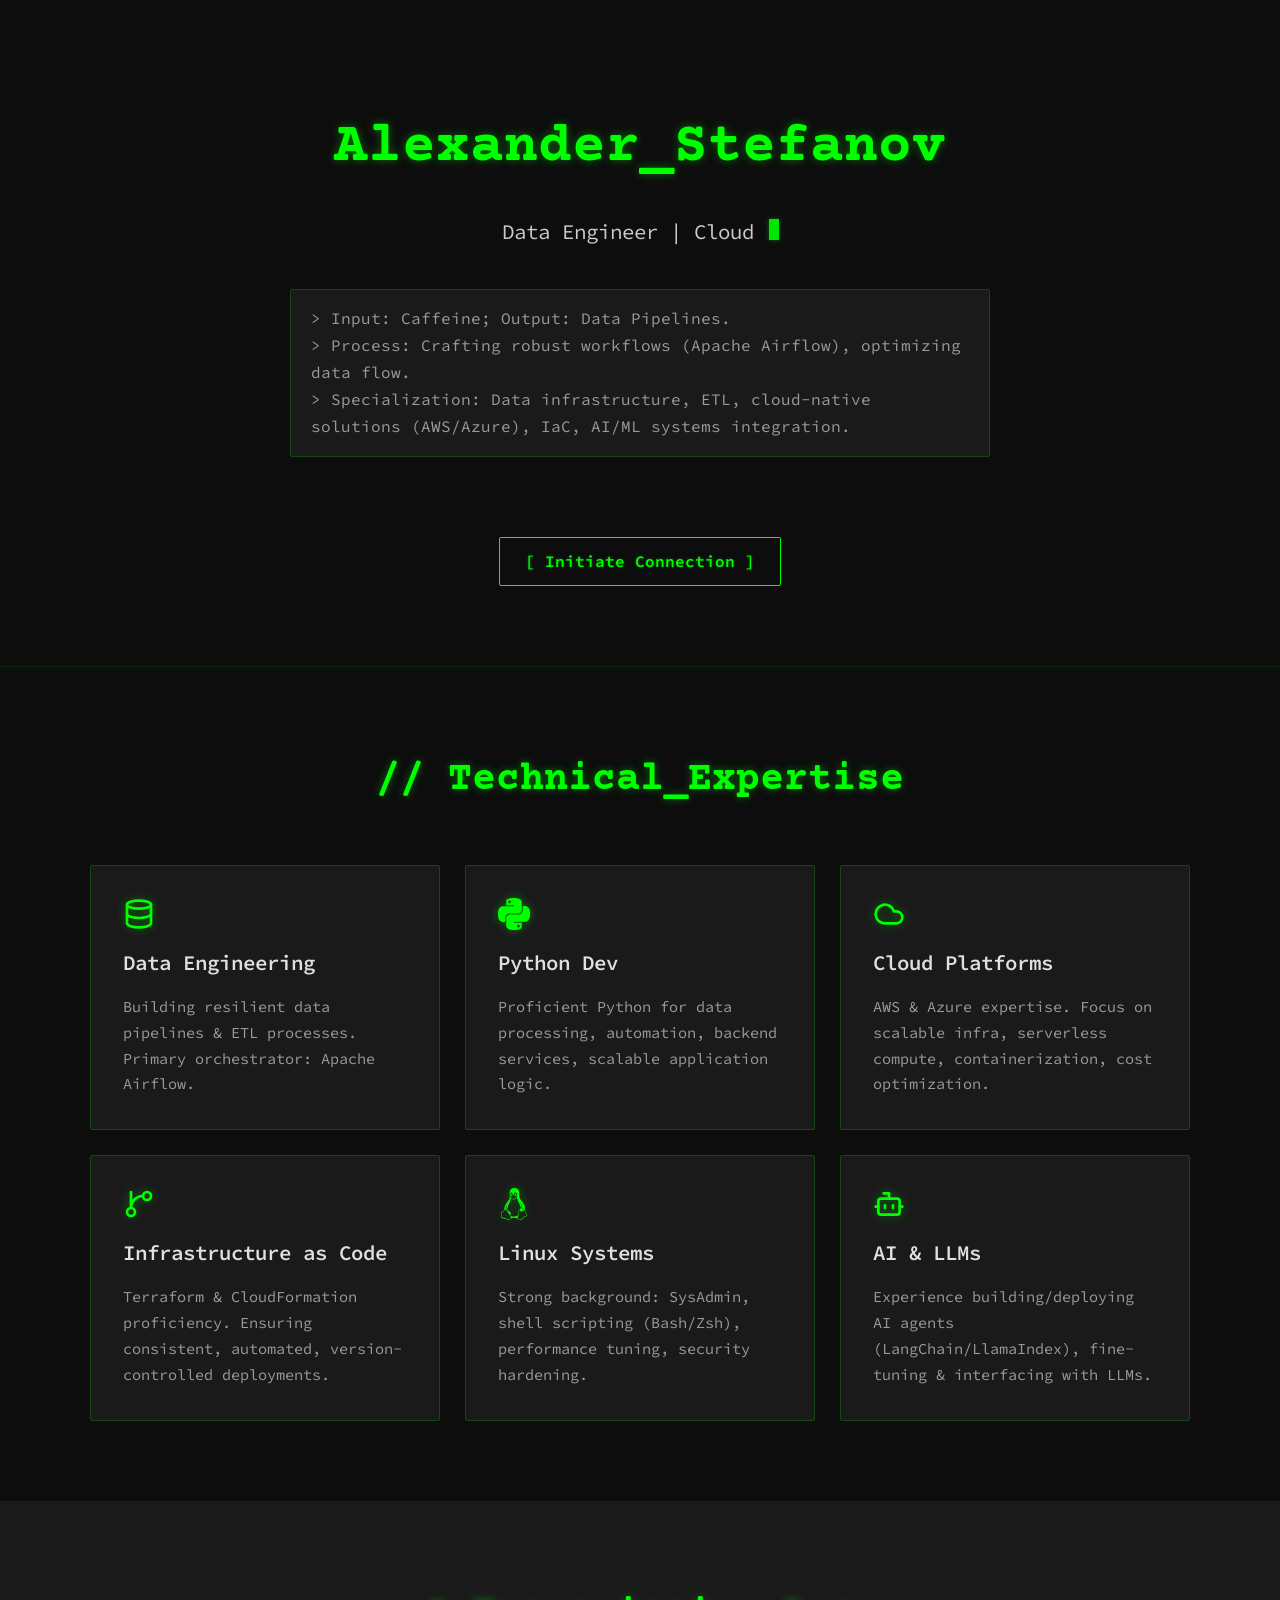
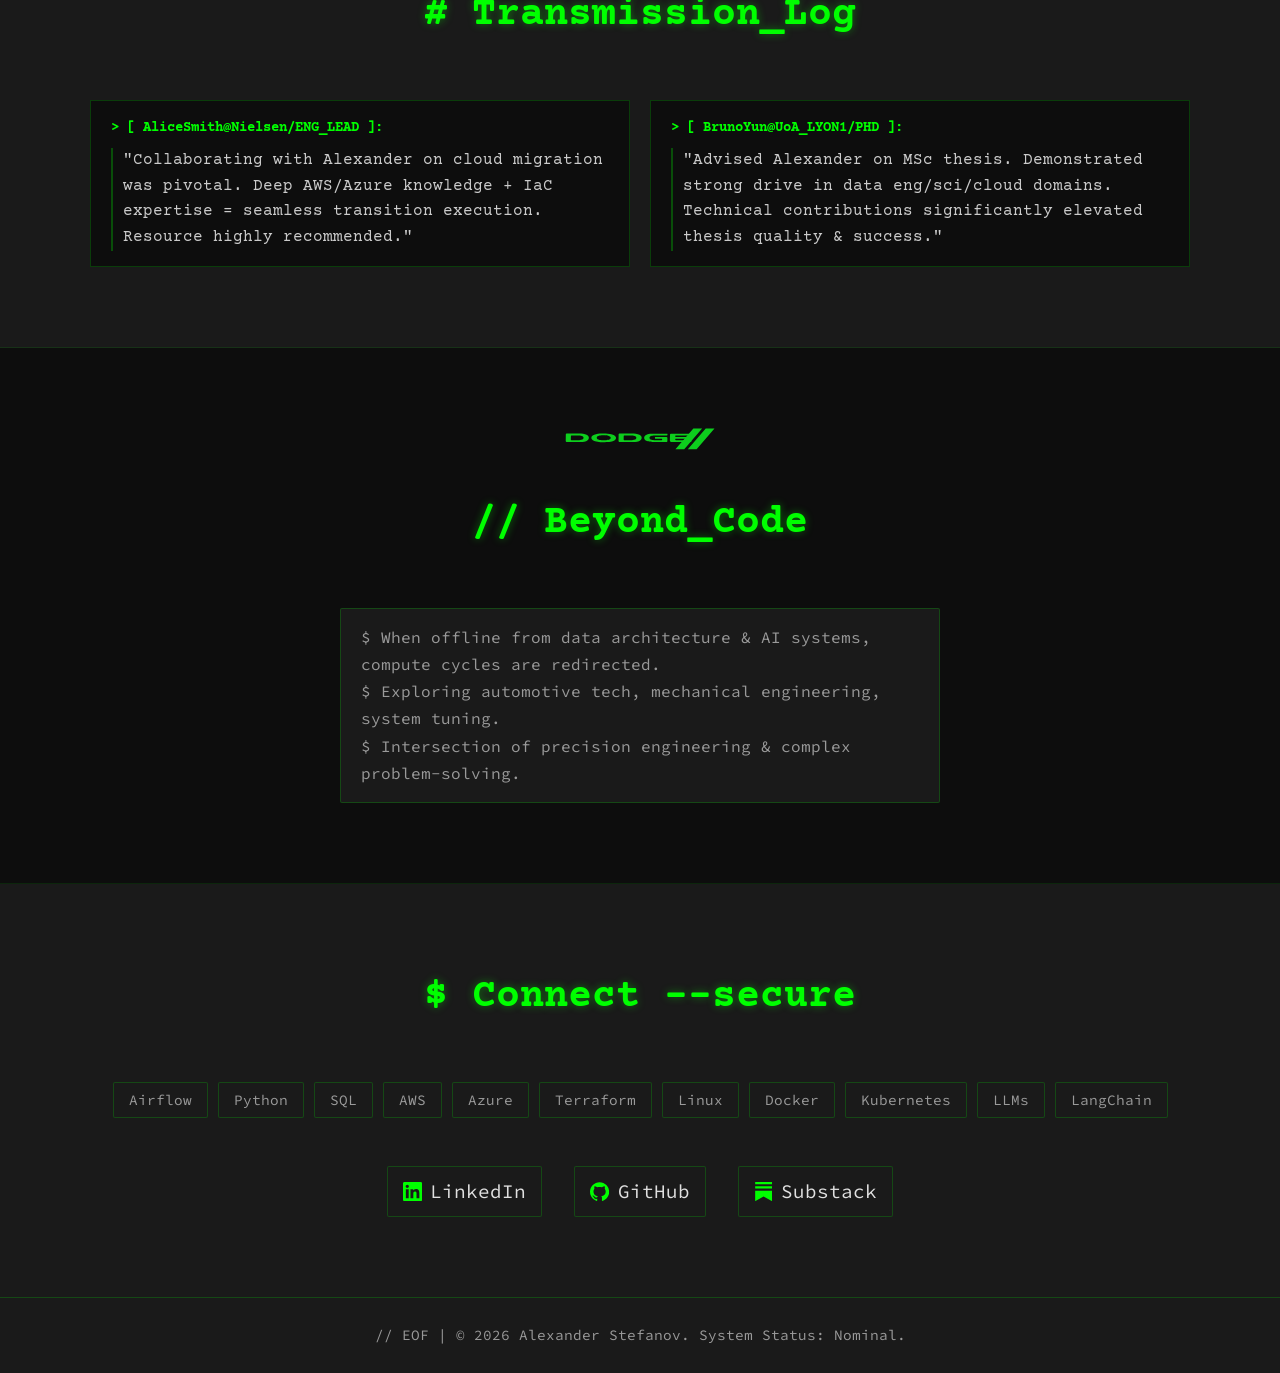
<file: index.html>
<!DOCTYPE html>
<html lang="en" class="no-js">
<head>
    <meta charset="UTF-8">
    <meta name="viewport" content="width=device-width, initial-scale=1.0">

    <title>Alexander Stefanov — Data Engineer | Cloud | AI</title>
    <meta name="description" content="Alexander Stefanov is a data engineer building resilient pipelines with Apache Airflow, Python and SQL across AWS and Azure — plus infrastructure as code and AI/LLM systems integration.">
    <meta name="author" content="Alexander Stefanov">
    <link rel="canonical" href="https://alexanderstefanov.com/">
    <meta name="theme-color" content="#0d0d0d">
    <meta name="color-scheme" content="dark">

    <!-- Open Graph / social sharing -->
    <meta property="og:type" content="website">
    <meta property="og:site_name" content="Alexander Stefanov">
    <meta property="og:url" content="https://alexanderstefanov.com/">
    <meta property="og:title" content="Alexander Stefanov — Data Engineer | Cloud | AI">
    <meta property="og:description" content="Building resilient data pipelines with Apache Airflow, Python and SQL across AWS and Azure. Infrastructure as code, Linux, and AI/LLM systems integration.">
    <meta property="og:image" content="https://alexanderstefanov.com/assets/og-image.png">
    <meta property="og:image:width" content="1200">
    <meta property="og:image:height" content="630">
    <meta property="og:image:alt" content="Alexander Stefanov — Data Engineer, Cloud, AI">
    <meta property="og:locale" content="en_US">
    <meta name="twitter:card" content="summary_large_image">
    <meta name="twitter:title" content="Alexander Stefanov — Data Engineer | Cloud | AI">
    <meta name="twitter:description" content="Building resilient data pipelines with Apache Airflow, Python and SQL across AWS and Azure. Infrastructure as code, Linux, and AI/LLM systems integration.">
    <meta name="twitter:image" content="https://alexanderstefanov.com/assets/og-image.png">

    <link rel="icon" href="/favicon.svg" type="image/svg+xml">
    <link rel="apple-touch-icon" href="/assets/apple-touch-icon.png">
    <link rel="manifest" href="/site.webmanifest">

    <link rel="preconnect" href="https://fonts.googleapis.com">
    <link rel="preconnect" href="https://fonts.gstatic.com" crossorigin>
    <link href="https://fonts.googleapis.com/css2?family=Source+Code+Pro:wght@400;600;700&family=Courier+Prime:wght@400;700&display=swap" rel="stylesheet">
    <link rel="stylesheet" href="style.css">

    <!-- Flip .no-js -> .js before first paint so JS-driven reveals never hide content from users without JS. -->
    <script>document.documentElement.className = document.documentElement.className.replace('no-js', 'js');</script>

    <script type="application/ld+json">
    {
      "@context": "https://schema.org",
      "@type": "Person",
      "name": "Alexander Stefanov",
      "alternateName": "alexander-py",
      "url": "https://alexanderstefanov.com/",
      "jobTitle": "Data Engineer",
      "description": "Data engineer building resilient pipelines with Apache Airflow, Python and SQL across AWS and Azure, with a focus on infrastructure as code and AI/LLM systems integration.",
      "knowsAbout": ["Data Engineering", "Apache Airflow", "Python", "SQL", "AWS", "Microsoft Azure", "Terraform", "Linux", "Docker", "Kubernetes", "Large Language Models"],
      "sameAs": [
        "https://www.linkedin.com/in/alexanderstefanoff/",
        "https://github.com/alexander-py",
        "https://substack.com/@alexanderpy"
      ]
    }
    </script>
</head>
<body>
    <a class="skip-link" href="#main">Skip to content</a>

    <!-- Inline icon sprite: replaces a render-blocking Font Awesome CDN request. -->
    <svg class="icon-sprite" aria-hidden="true" focusable="false" xmlns="http://www.w3.org/2000/svg">
        <symbol id="i-database" viewBox="0 0 24 24" fill="none" stroke="currentColor" stroke-width="2" stroke-linecap="round" stroke-linejoin="round">
            <ellipse cx="12" cy="5" rx="9" ry="3"/><path d="M3 5V19A9 3 0 0 0 21 19V5"/><path d="M3 12A9 3 0 0 0 21 12"/>
        </symbol>
        <symbol id="i-cloud" viewBox="0 0 24 24" fill="none" stroke="currentColor" stroke-width="2" stroke-linecap="round" stroke-linejoin="round">
            <path d="M17.5 19H9a7 7 0 1 1 6.71-9h1.79a4.5 4.5 0 1 1 0 9Z"/>
        </symbol>
        <symbol id="i-branch" viewBox="0 0 24 24" fill="none" stroke="currentColor" stroke-width="2" stroke-linecap="round" stroke-linejoin="round">
            <path d="M15 6a9 9 0 0 0-9 9V3"/><circle cx="18" cy="6" r="3"/><circle cx="6" cy="18" r="3"/>
        </symbol>
        <symbol id="i-bot" viewBox="0 0 24 24" fill="none" stroke="currentColor" stroke-width="2" stroke-linecap="round" stroke-linejoin="round">
            <path d="M12 8V4H8"/><rect width="16" height="12" x="4" y="8" rx="2"/><path d="M2 14h2"/><path d="M20 14h2"/><path d="M15 13v2"/><path d="M9 13v2"/>
        </symbol>
        <symbol id="i-arrow-up" viewBox="0 0 24 24" fill="none" stroke="currentColor" stroke-width="2" stroke-linecap="round" stroke-linejoin="round">
            <path d="m5 12 7-7 7 7"/><path d="M12 19V5"/>
        </symbol>
        <symbol id="i-python" viewBox="0 0 24 24"><path d="M14.25.18l.9.2.73.26.59.3.45.32.34.34.25.34.16.33.1.3.04.26.02.2-.01.13V8.5l-.05.63-.13.55-.21.46-.26.38-.3.31-.33.25-.35.19-.35.14-.33.1-.3.07-.26.04-.21.02H8.77l-.69.05-.59.14-.5.22-.41.27-.33.32-.27.35-.2.36-.15.37-.1.35-.07.32-.04.27-.02.21v3.06H3.17l-.21-.03-.28-.07-.32-.12-.35-.18-.36-.26-.36-.36-.35-.46-.32-.59-.28-.73-.21-.88-.14-1.05-.05-1.23.06-1.22.16-1.04.24-.87.32-.71.36-.57.4-.44.42-.33.42-.24.4-.16.36-.1.32-.05.24-.01h.16l.06.01h8.16v-.83H6.18l-.01-2.75-.02-.37.05-.34.11-.31.17-.28.25-.26.31-.23.38-.2.44-.18.51-.15.58-.12.64-.1.71-.06.77-.04.84-.02 1.27.05zm-6.3 1.98l-.23.33-.08.41.08.41.23.34.33.22.41.09.41-.09.33-.22.23-.34.08-.41-.08-.41-.23-.33-.33-.22-.41-.09-.41.09zm13.09 3.95l.28.06.32.12.35.18.36.27.36.35.35.47.32.59.28.73.21.88.14 1.04.05 1.23-.06 1.23-.16 1.04-.24.86-.32.71-.36.57-.4.45-.42.33-.42.24-.4.16-.36.09-.32.05-.24.02-.16-.01h-8.22v.82h5.84l.01 2.76.02.36-.05.34-.11.31-.17.29-.25.25-.31.24-.38.2-.44.17-.51.15-.58.13-.64.09-.71.07-.77.04-.84.01-1.27-.04-1.07-.14-.9-.2-.73-.25-.59-.3-.45-.33-.34-.34-.25-.34-.16-.33-.1-.3-.04-.25-.02-.2.01-.13v-5.34l.05-.64.13-.54.21-.46.26-.38.3-.32.33-.24.35-.2.35-.14.33-.1.3-.06.26-.04.21-.02.13-.01h5.84l.69-.05.59-.14.5-.21.41-.28.33-.32.27-.35.2-.36.15-.36.1-.35.07-.32.04-.28.02-.21V6.07h2.09l.14.01zm-6.47 14.25l-.23.33-.08.41.08.41.23.33.33.23.41.08.41-.08.33-.23.23-.33.08-.41-.08-.41-.23-.33-.33-.23-.41-.08-.41.08z"/></symbol>
        <symbol id="i-linux" viewBox="0 0 24 24"><path d="M12.504 0c-.155 0-.315.008-.48.021-4.226.333-3.105 4.807-3.17 6.298-.076 1.092-.3 1.953-1.05 3.02-.885 1.051-2.127 2.75-2.716 4.521-.278.832-.41 1.684-.287 2.489a.424.424 0 00-.11.135c-.26.268-.45.6-.663.839-.199.199-.485.267-.797.4-.313.136-.658.269-.864.68-.09.189-.136.394-.132.602 0 .199.027.4.055.536.058.399.116.728.04.97-.249.68-.28 1.145-.106 1.484.174.334.535.47.94.601.81.2 1.91.135 2.774.6.926.466 1.866.67 2.616.47.526-.116.97-.464 1.208-.946.587-.003 1.23-.269 2.26-.334.699-.058 1.574.267 2.577.2.025.134.063.198.114.333l.003.003c.391.778 1.113 1.132 1.884 1.071.771-.06 1.592-.536 2.257-1.306.631-.765 1.683-1.084 2.378-1.503.348-.199.629-.469.649-.853.023-.4-.2-.811-.714-1.376v-.097l-.003-.003c-.17-.2-.25-.535-.338-.926-.085-.401-.182-.786-.492-1.046h-.003c-.059-.054-.123-.067-.188-.135a.357.357 0 00-.19-.064c.431-1.278.264-2.55-.173-3.694-.533-1.41-1.465-2.638-2.175-3.483-.796-1.005-1.576-1.957-1.56-3.368.026-2.152.236-6.133-3.544-6.139zm.529 3.405h.013c.213 0 .396.062.584.198.19.135.33.332.438.533.105.259.158.459.166.724 0-.02.006-.04.006-.06v.105a.086.086 0 01-.004-.021l-.004-.024a1.807 1.807 0 01-.15.706.953.953 0 01-.213.335.71.71 0 00-.088-.042c-.104-.045-.198-.064-.284-.133a1.312 1.312 0 00-.22-.066c.05-.06.146-.133.183-.198.053-.128.082-.264.088-.402v-.02a1.21 1.21 0 00-.061-.4c-.045-.134-.101-.2-.183-.333-.084-.066-.167-.132-.267-.132h-.016c-.093 0-.176.03-.262.132a.8.8 0 00-.205.334 1.18 1.18 0 00-.09.4v.019c.002.089.008.179.02.267-.193-.067-.438-.135-.607-.202a1.635 1.635 0 01-.018-.2v-.02a1.772 1.772 0 01.15-.768c.082-.22.232-.406.43-.533a.985.985 0 01.594-.2zm-2.962.059h.036c.142 0 .27.048.399.135.146.129.264.288.344.465.09.199.14.4.153.667v.004c.007.134.006.2-.002.266v.08c-.03.007-.056.018-.083.024-.152.055-.274.135-.393.2.012-.09.013-.18.003-.267v-.015c-.012-.133-.04-.2-.082-.333a.613.613 0 00-.166-.267.248.248 0 00-.183-.064h-.021c-.071.006-.13.04-.186.132a.552.552 0 00-.12.27.944.944 0 00-.023.33v.015c.012.135.037.2.08.334.046.134.098.2.166.268.01.009.02.018.034.024-.07.057-.117.07-.176.136a.304.304 0 01-.131.068 2.62 2.62 0 01-.275-.402 1.772 1.772 0 01-.155-.667 1.759 1.759 0 01.08-.668 1.43 1.43 0 01.283-.535c.128-.133.26-.2.418-.2zm1.37 1.706c.332 0 .733.065 1.216.399.293.2.523.269 1.052.468h.003c.255.136.405.266.478.399v-.131a.571.571 0 01.016.47c-.123.31-.516.643-1.063.842v.002c-.268.135-.501.333-.775.465-.276.135-.588.292-1.012.267a1.139 1.139 0 01-.448-.067 3.566 3.566 0 01-.322-.198c-.195-.135-.363-.332-.612-.465v-.005h-.005c-.4-.246-.616-.512-.686-.71-.07-.268-.005-.47.193-.6.224-.135.38-.271.483-.336.104-.074.143-.102.176-.131h.002v-.003c.169-.202.436-.47.839-.601.139-.036.294-.065.466-.065zm2.8 2.142c.358 1.417 1.196 3.475 1.735 4.473.286.534.855 1.659 1.102 3.024.156-.005.33.018.513.064.646-1.671-.546-3.467-1.089-3.966-.22-.2-.232-.335-.123-.335.59.534 1.365 1.572 1.646 2.757.13.535.16 1.104.021 1.67.067.028.135.06.205.067 1.032.534 1.413.938 1.23 1.537v-.043c-.06-.003-.12 0-.18 0h-.016c.151-.467-.182-.825-1.065-1.224-.915-.4-1.646-.336-1.77.465-.008.043-.013.066-.018.135-.068.023-.139.053-.209.064-.43.268-.662.669-.793 1.187-.13.533-.17 1.156-.205 1.869v.003c-.02.334-.17.838-.319 1.35-1.5 1.072-3.58 1.538-5.348.334a2.645 2.645 0 00-.402-.533 1.45 1.45 0 00-.275-.333c.182 0 .338-.03.465-.067a.615.615 0 00.314-.334c.108-.267 0-.697-.345-1.163-.345-.467-.931-.995-1.788-1.521-.63-.4-.986-.87-1.15-1.396-.165-.534-.143-1.085-.015-1.645.245-1.07.873-2.11 1.274-2.763.107-.065.037.135-.408.974-.396.751-1.14 2.497-.122 3.854a8.123 8.123 0 01.647-2.876c.564-1.278 1.743-3.504 1.836-5.268.048.036.217.135.289.202.218.133.38.333.59.465.21.201.477.335.876.335.039.003.075.006.11.006.412 0 .73-.134.997-.268.29-.134.52-.334.74-.4h.005c.467-.135.835-.402 1.044-.7zm2.185 8.958c.037.6.343 1.245.882 1.377.588.134 1.434-.333 1.791-.765l.211-.01c.315-.007.577.01.847.268l.003.003c.208.199.305.53.391.876.085.4.154.78.409 1.066.486.527.645.906.636 1.14l.003-.007v.018l-.003-.012c-.015.262-.185.396-.498.595-.63.401-1.746.712-2.457 1.57-.618.737-1.37 1.14-2.036 1.191-.664.053-1.237-.2-1.574-.898l-.005-.003c-.21-.4-.12-1.025.056-1.69.176-.668.428-1.344.463-1.897.037-.714.076-1.335.195-1.814.12-.465.308-.797.641-.984l.045-.022zm-10.814.049h.01c.053 0 .105.005.157.014.376.055.706.333 1.023.752l.91 1.664.003.003c.243.533.754 1.064 1.189 1.637.434.598.77 1.131.729 1.57v.006c-.057.744-.48 1.148-1.125 1.294-.645.135-1.52.002-2.395-.464-.968-.536-2.118-.469-2.857-.602-.369-.066-.61-.2-.723-.4-.11-.2-.113-.602.123-1.23v-.004l.002-.003c.117-.334.03-.752-.027-1.118-.055-.401-.083-.71.043-.94.16-.334.396-.4.69-.533.294-.135.64-.202.915-.47h.002v-.002c.256-.268.445-.601.668-.838.19-.201.38-.336.663-.336zm7.159-9.074c-.435.201-.945.535-1.488.535-.542 0-.97-.267-1.28-.466-.154-.134-.28-.268-.373-.335-.164-.134-.144-.333-.074-.333.109.016.129.134.199.2.096.066.215.2.36.333.292.2.68.467 1.167.467.485 0 1.053-.267 1.398-.466.195-.135.445-.334.648-.467.156-.136.149-.267.279-.267.128.016.034.134-.147.332a8.097 8.097 0 01-.69.468zm-1.082-1.583V5.64c-.006-.02.013-.042.029-.05.074-.043.18-.027.26.004.063 0 .16.067.15.135-.006.049-.085.066-.135.066-.055 0-.092-.043-.141-.068-.052-.018-.146-.008-.163-.065zm-.551 0c-.02.058-.113.049-.166.066-.047.025-.086.068-.14.068-.05 0-.13-.02-.136-.068-.01-.066.088-.133.15-.133.08-.031.184-.047.259-.005.019.009.036.03.03.05v.02h.003z"/></symbol>
        <symbol id="i-github" viewBox="0 0 24 24"><path d="M12 .297c-6.63 0-12 5.373-12 12 0 5.303 3.438 9.8 8.205 11.385.6.113.82-.258.82-.577 0-.285-.01-1.04-.015-2.04-3.338.724-4.042-1.61-4.042-1.61C4.422 18.07 3.633 17.7 3.633 17.7c-1.087-.744.084-.729.084-.729 1.205.084 1.838 1.236 1.838 1.236 1.07 1.835 2.809 1.305 3.495.998.108-.776.417-1.305.76-1.605-2.665-.3-5.466-1.332-5.466-5.93 0-1.31.465-2.38 1.235-3.22-.135-.303-.54-1.523.105-3.176 0 0 1.005-.322 3.3 1.23.96-.267 1.98-.399 3-.405 1.02.006 2.04.138 3 .405 2.28-1.552 3.285-1.23 3.285-1.23.645 1.653.24 2.873.12 3.176.765.84 1.23 1.91 1.23 3.22 0 4.61-2.805 5.625-5.475 5.92.42.36.81 1.096.81 2.22 0 1.606-.015 2.896-.015 3.286 0 .315.21.69.825.57C20.565 22.092 24 17.592 24 12.297c0-6.627-5.373-12-12-12"/></symbol>
        <symbol id="i-linkedin" viewBox="0 0 24 24"><path d="M20.447 20.452h-3.554v-5.569c0-1.328-.027-3.037-1.852-3.037-1.853 0-2.136 1.445-2.136 2.939v5.667H9.351V9h3.414v1.561h.046c.477-.9 1.637-1.85 3.37-1.85 3.601 0 4.267 2.37 4.267 5.455v6.286zM5.337 7.433c-1.144 0-2.063-.926-2.063-2.065 0-1.138.92-2.063 2.063-2.063 1.14 0 2.064.925 2.064 2.063 0 1.139-.925 2.065-2.064 2.065zm1.782 13.019H3.555V9h3.564v11.452zM22.225 0H1.771C.792 0 0 .774 0 1.729v20.542C0 23.227.792 24 1.771 24h20.451C23.2 24 24 23.227 24 22.271V1.729C24 .774 23.2 0 22.222 0h.003z"/></symbol>
        <symbol id="i-substack" viewBox="0 0 24 24"><path d="M22.539 8.242H1.46V5.406h21.08v2.836zM1.46 10.812V24L12 18.11 22.54 24V10.812H1.46zM22.54 0H1.46v2.836h21.08V0z"/></symbol>
    </svg>

    <!-- Sticky Navigation Banner -->
    <nav class="sticky-nav" aria-label="Section navigation">
        <div class="nav-container container">
            <ul class="nav-links">
                <li><a href="#home" class="nav-link">&gt; home</a></li>
                <li><a href="#expertise" class="nav-link">&gt; expertise</a></li>
                <li><a href="#testimonials" class="nav-link">&gt; logs</a></li>
                <li><a href="#interests" class="nav-link">&gt; interests</a></li>
                <li><a href="#connect" class="nav-link">&gt; connect</a></li>
            </ul>
        </div>
    </nav>

    <header id="home" aria-labelledby="main-heading">
        <div class="container">
            <div class="hero">
                <h1 id="main-heading">Alexander_Stefanov</h1>
                <p class="tagline">
                    <!-- Full text is present for screen readers and no-JS; the typed copy is decorative. -->
                    <span class="sr-only">Data Engineer | Cloud Architect | AI Enthusiast</span>
                    <!-- Hidden copy reserves the final height so typing causes no layout shift. -->
                    <span class="tagline-reserve" aria-hidden="true">Data Engineer | Cloud Architect | AI Enthusiast</span>
                    <span class="tagline-live" aria-hidden="true"><span id="typing-effect">Data Engineer | Cloud Architect | AI Enthusiast</span><span class="cursor">_</span></span>
                </p>
                <p class="bio">
                    &gt; Input: Caffeine; Output: Data Pipelines.<br/>
                    &gt; Process: Crafting robust workflows (Apache Airflow), optimizing data flow.<br/>
                    &gt; Specialization: Data infrastructure, ETL, cloud-native solutions (AWS/Azure), IaC, AI/ML systems integration.
                </p>
                <a href="#connect" class="cta-button">[ Initiate Connection ]</a>
            </div>
        </div>
    </header>

    <main id="main">
    <section id="expertise" class="skills-section" aria-labelledby="expertise-title">
        <div class="container">
            <h2 class="section-title" id="expertise-title">// Technical_Expertise</h2>
            <div class="skills-grid">
                <article class="skill-card">
                    <svg class="icon" aria-hidden="true" focusable="false"><use href="#i-database"/></svg>
                    <h3>Data Engineering</h3>
                    <p>Building resilient data pipelines &amp; ETL processes. Primary orchestrator: Apache Airflow.</p>
                </article>
                <article class="skill-card">
                    <svg class="icon" aria-hidden="true" focusable="false"><use href="#i-python"/></svg>
                    <h3>Python Dev</h3>
                    <p>Proficient Python for data processing, automation, backend services, scalable application logic.</p>
                </article>
                <article class="skill-card">
                    <svg class="icon" aria-hidden="true" focusable="false"><use href="#i-cloud"/></svg>
                    <h3>Cloud Platforms</h3>
                    <p>AWS &amp; Azure expertise. Focus on scalable infra, serverless compute, containerization, cost optimization.</p>
                </article>
                <article class="skill-card">
                    <svg class="icon" aria-hidden="true" focusable="false"><use href="#i-branch"/></svg>
                    <h3>Infrastructure as Code</h3>
                    <p>Terraform &amp; CloudFormation proficiency. Ensuring consistent, automated, version-controlled deployments.</p>
                </article>
                <article class="skill-card">
                    <svg class="icon" aria-hidden="true" focusable="false"><use href="#i-linux"/></svg>
                    <h3>Linux Systems</h3>
                    <p>Strong background: SysAdmin, shell scripting (Bash/Zsh), performance tuning, security hardening.</p>
                </article>
                <article class="skill-card">
                    <svg class="icon" aria-hidden="true" focusable="false"><use href="#i-bot"/></svg>
                    <h3>AI &amp; LLMs</h3>
                    <p>Experience building/deploying AI agents (LangChain/LlamaIndex), fine-tuning &amp; interfacing with LLMs.</p>
                </article>
            </div>
        </div>
    </section>


    <section id="testimonials" class="testimonials alt-bg" aria-labelledby="testimonials-title">
        <div class="container">
            <h2 class="section-title" id="testimonials-title"># Transmission_Log</h2>
            <div class="testimonial-grid">
                <figure class="testimonial-card">
                     <figcaption class="log-prefix">&gt; [ AliceSmith@Nielsen/ENG_LEAD ]:</figcaption>
                     <blockquote class="testimonial-text">
                        "Collaborating with Alexander on cloud migration was pivotal. Deep AWS/Azure knowledge + IaC expertise = seamless transition execution. Resource highly recommended."
                    </blockquote>
                </figure>
                 <figure class="testimonial-card">
                     <figcaption class="log-prefix">&gt; [ BrunoYun@UoA_LYON1/PHD ]:</figcaption>
                     <blockquote class="testimonial-text">
                        "Advised Alexander on MSc thesis. Demonstrated strong drive in data eng/sci/cloud domains. Technical contributions significantly elevated thesis quality &amp; success."
                    </blockquote>
                </figure>
            </div>
        </div>
    </section>

    <section id="interests" class="interests" aria-labelledby="interests-title">
        <div class="container">
            <img src="assets/dodge-logo.svg" alt="Dodge logo" class="dodge-logo" width="150" height="22" loading="lazy" decoding="async">
            <h2 class="section-title" id="interests-title">// Beyond_Code</h2>
            <p class="interest-text">
                $ When offline from data architecture &amp; AI systems, compute cycles are redirected.<br/>
                $ Exploring automotive tech, mechanical engineering, system tuning.<br/>
                $ Intersection of precision engineering &amp; complex problem-solving.
            </p>
        </div>
    </section>

    <section id="connect" class="social-links alt-bg" aria-labelledby="connect-title">
        <div class="container">
            <h2 class="section-title" id="connect-title">$ Connect --secure</h2>
            <ul class="tech-stack" aria-label="Technologies I work with">
                <li class="tech-badge">Airflow</li>
                <li class="tech-badge">Python</li>
                <li class="tech-badge">SQL</li>
                <li class="tech-badge">AWS</li>
                <li class="tech-badge">Azure</li>
                <li class="tech-badge">Terraform</li>
                <li class="tech-badge">Linux</li>
                <li class="tech-badge">Docker</li>
                <li class="tech-badge">Kubernetes</li>
                <li class="tech-badge">LLMs</li>
                <li class="tech-badge">LangChain</li>
            </ul>
            <div class="contact-methods">
                <a href="https://www.linkedin.com/in/alexanderstefanoff/" target="_blank" rel="noopener noreferrer" class="social-icon">
                    <svg class="icon" aria-hidden="true" focusable="false"><use href="#i-linkedin"/></svg> LinkedIn
                </a>
                <a href="https://github.com/alexander-py" target="_blank" rel="noopener noreferrer" class="social-icon">
                    <svg class="icon" aria-hidden="true" focusable="false"><use href="#i-github"/></svg> GitHub
                </a>
                 <a href="https://substack.com/@alexanderpy" class="social-icon" target="_blank" rel="noopener noreferrer">
                    <svg class="icon" aria-hidden="true" focusable="false"><use href="#i-substack"/></svg> Substack
                </a>
            </div>
        </div>
    </section>
    </main>

    <footer id="footer">
         <div class="container">
             <p>// EOF | &copy; <span id="year">2026</span> Alexander Stefanov. System Status: Nominal.</p>
         </div>
     </footer>

    <button type="button" class="back-to-top" id="back-to-top" aria-label="Back to top">
        <svg class="icon" aria-hidden="true" focusable="false"><use href="#i-arrow-up"/></svg>
    </button>

    <script src="script.js" defer></script>
</body>
</html>
</file>
<file: style.css>
/* --- Global Styles & Variables --- */
:root {
    --primary-color: #00ff00; /* Bright Hacker Green */
    --secondary-color: #00ffff; /* Cyan Accent (Use sparingly) */
    --background-dark: #0d0d0d; /* Near Black */
    --background-medium: #1a1a1a; /* Very Dark Gray */
    --background-light: #2a2a2a; /* Dark Gray */
    --text-light: #e0e0e0; /* Light Gray/Off-White */
    --text-muted: #9a9a9a; /* Dimmer Gray - meets WCAG AA on both backgrounds */
    --card-bg: #1a1a1a; /* Dark card background */
    --card-bg-hover: #222222;
    --card-border: rgba(0, 255, 0, 0.2); /* Subtle green border */
    --hairline: rgba(0, 255, 0, 0.1); /* Section separators */
    --glow-color: rgba(0, 255, 0, 0.4); /* Green glow */
    --font-primary: 'Source Code Pro', ui-monospace, SFMono-Regular, Menlo, Consolas, monospace;
    --font-secondary: 'Courier Prime', 'Courier New', monospace; /* Alt monospace */
    --container-width: 1140px;
    --nav-height: 70px;
    --transition-speed: 0.3s;
}

/* --- Base & Reset --- */
* {
    margin: 0;
    padding: 0;
    box-sizing: border-box;
}

html {
    scroll-behavior: smooth;
    scroll-padding-top: var(--nav-height);
}

body {
    background-color: var(--background-dark);
    color: var(--text-light);
    font-family: var(--font-primary);
    line-height: 1.7;
    overflow-x: hidden;
    -webkit-font-smoothing: antialiased;
    text-rendering: optimizeLegibility;
}

img, svg {
    max-width: 100%;
}

::selection {
    background: var(--primary-color);
    color: var(--background-dark);
}

/* Single global focus ring so every interactive element is keyboard-visible. */
:focus-visible {
    outline: 2px solid var(--secondary-color);
    outline-offset: 3px;
    border-radius: 2px;
}

/* --- Utilities --- */
.container {
    max-width: var(--container-width);
    margin: 0 auto;
    padding: 0 20px;
}

.sr-only {
    position: absolute;
    width: 1px;
    height: 1px;
    padding: 0;
    margin: -1px;
    overflow: hidden;
    clip: rect(0, 0, 0, 0); /* legacy fallback */
    clip-path: inset(50%);
    white-space: nowrap;
    border: 0;
}

.icon-sprite {
    display: none;
}

.icon {
    width: 1em;
    height: 1em;
    fill: currentColor;
    flex-shrink: 0;
}

.skip-link {
    position: absolute;
    top: 0;
    left: 50%;
    transform: translate(-50%, -150%);
    z-index: 1100;
    padding: 10px 20px;
    background: var(--primary-color);
    color: var(--background-dark);
    font-weight: 700;
    text-decoration: none;
    transition: transform var(--transition-speed) ease;
}

.skip-link:focus {
    transform: translate(-50%, 0);
}

/* --- Section layout & reveal-on-scroll --- */
section, header#home {
    padding: 80px 0;
    border-bottom: 1px solid var(--hairline);
}

/* Only hide sections when JS is available to reveal them again. */
.js section, .js header#home {
    opacity: 0;
    transform: translateY(20px);
    transition: opacity 0.6s ease-out, transform 0.6s ease-out;
}

.js section.visible, .js header#home.visible {
    opacity: 1;
    transform: translateY(0);
}

header#home {
    padding: 100px 0 80px;
}

section:last-of-type {
    border-bottom: none;
}

.alt-bg {
    background-color: var(--background-medium);
}

.section-title {
    text-align: center;
    margin-bottom: 50px;
    font-size: clamp(1.8rem, 5vw, 2.5rem);
    font-family: var(--font-secondary);
    color: var(--primary-color);
    text-shadow: 0 0 8px var(--glow-color);
    position: relative;
    overflow-wrap: anywhere;
}

/* --- Sticky Navigation --- */
.sticky-nav {
    position: fixed;
    top: 0;
    left: 0;
    right: 0;
    background: rgba(13, 13, 13, 0.9);
    backdrop-filter: blur(8px);
    -webkit-backdrop-filter: blur(8px); /* Safari support */
    z-index: 1000;
    padding: 10px 0;
    border-bottom: 1px solid var(--card-border);
    transform: translateY(-100%);
    transition: transform 0.3s ease-in-out;
}

.sticky-nav.visible,
.sticky-nav:focus-within { /* Keep nav reachable when tabbed into */
    transform: translateY(0);
}

.nav-container {
    display: flex;
    justify-content: center;
    align-items: center;
}

.nav-links {
    display: flex;
    gap: 2rem;
    list-style: none;
    max-width: 100%;
}

.nav-link {
    color: var(--text-muted);
    text-decoration: none;
    font-weight: 600;
    transition: color 0.3s ease, text-shadow 0.3s ease;
    position: relative;
    padding: 5px 0;
    font-size: 1rem;
    text-transform: lowercase;
    white-space: nowrap;
    display: block;
}

.nav-link:hover,
.nav-link.active {
    color: var(--primary-color);
    text-shadow: 0 0 5px var(--glow-color);
}

/* --- Header & Hero --- */
header#home {
    background-color: var(--background-dark);
    text-align: center;
    position: relative;
    overflow: hidden;
    min-height: 70vh;
    display: flex;
    align-items: center;
    justify-content: center;
}

.hero {
    max-width: 800px;
    margin: 0 auto;
    position: relative;
    z-index: 1;
}

h1 {
    font-size: clamp(1.6rem, 7vw, 3.5rem);
    margin-bottom: 1.5rem;
    font-weight: 700;
    font-family: var(--font-secondary);
    color: var(--primary-color);
    text-shadow: 0 0 10px var(--glow-color);
    overflow-wrap: anywhere;
}

.tagline {
    font-size: clamp(1rem, 3vw, 1.3rem);
    color: var(--text-light);
    margin-bottom: 2rem;
    min-height: 1.8em;
    opacity: 0.9;
    line-height: 1.3;
    position: relative;
}

/* The reserve copy holds the full height; the live copy is overlaid on top of
   it, so the tagline never reflows as characters are typed in. */
.tagline-reserve {
    visibility: hidden;
}

.tagline-live {
    position: absolute;
    inset: 0;
}

.cursor {
    display: inline-block;
    background-color: var(--primary-color);
    color: transparent; /* The "_" glyph only reserves width */
    width: 10px;
    height: 1em;
    margin-left: 3px;
    animation: blink 1s step-end infinite;
    vertical-align: baseline;
    box-shadow: 0 0 5px var(--glow-color);
}

@keyframes blink {
    from, to { background-color: transparent; }
    50% { background-color: var(--primary-color); }
}

.bio {
    max-width: 700px;
    margin: 0 auto 3rem;
    font-size: clamp(0.9rem, 2.5vw, 1rem);
    color: var(--text-muted);
    text-align: left;
    background: var(--background-medium);
    padding: 15px 20px;
    border: 1px solid var(--card-border);
    border-radius: 2px;
}

.cta-button {
    display: inline-block;
    padding: 10px 25px;
    background: transparent;
    color: var(--primary-color);
    border: 1px solid var(--primary-color);
    text-decoration: none;
    border-radius: 2px;
    font-weight: 600;
    font-family: inherit;
    transition: background-color var(--transition-speed) ease, color var(--transition-speed) ease, box-shadow var(--transition-speed) ease;
    margin-top: 2rem;
    text-shadow: 0 0 3px var(--glow-color);
}

.cta-button--small {
    font-size: 0.9rem;
    padding: 8px 18px;
    margin-top: 0;
}

.cta-button:hover,
.cta-button:focus-visible {
    background-color: var(--primary-color);
    color: var(--background-dark);
    box-shadow: 0 0 15px var(--glow-color);
    text-shadow: none;
}

/* --- Skills Section --- */
.skills-grid {
    display: grid;
    grid-template-columns: repeat(auto-fit, minmax(min(100%, 280px), 1fr));
    gap: 25px;
}

.skill-card {
    background: var(--card-bg);
    padding: 2rem;
    border-radius: 2px;
    border: 1px solid var(--card-border);
    transition: border-color var(--transition-speed) ease, background-color var(--transition-speed) ease, transform 0.2s ease-out;
    position: relative;
    overflow: hidden;
}

.skill-card:hover {
    transform: translateY(-3px);
    border-color: var(--primary-color);
    background-color: var(--card-bg-hover);
}

.skill-card .icon {
    font-size: 2rem;
    color: var(--primary-color);
    margin-bottom: 1rem;
    display: block;
    filter: drop-shadow(0 0 5px var(--glow-color));
}

.skill-card h3 {
    font-size: 1.3rem;
    margin-bottom: 0.8rem;
    color: var(--text-light);
    font-weight: 600;
}

.skill-card p {
    color: var(--text-muted);
    font-size: 0.95rem;
}

/* --- Testimonials Section --- */
.testimonial-grid {
    display: grid;
    grid-template-columns: repeat(auto-fit, minmax(min(100%, 320px), 1fr));
    gap: 20px;
}

.testimonial-card {
    background: var(--background-dark);
    padding: 15px 20px;
    border: 1px solid var(--card-border);
    transition: border-color var(--transition-speed) ease;
    font-family: var(--font-secondary);
}

.testimonial-card:hover {
    border-color: var(--primary-color);
}

.log-prefix {
    color: var(--primary-color);
    font-weight: 700;
    margin-bottom: 8px;
    display: block;
    font-size: 0.9rem;
    overflow-wrap: anywhere;
}

.testimonial-text {
    color: var(--text-light);
    line-height: 1.6;
    padding-left: 10px;
    border-left: 2px solid rgba(0, 255, 0, 0.3);
    font-size: 1rem;
    opacity: 0.9;
}

/* --- Interests Section --- */
.interests {
    text-align: center;
    position: relative;
}

.dodge-logo {
    width: 150px;
    height: auto;
    margin-bottom: 2rem;
    filter: brightness(0) saturate(100%) invert(66%) sepia(89%) saturate(3000%) hue-rotate(80deg) brightness(1.2) contrast(1.1);
    opacity: 0.8;
    transition: opacity var(--transition-speed) ease, transform var(--transition-speed) ease;
}

.dodge-logo:hover {
    opacity: 1;
    transform: scale(1.05);
}

.interest-text {
    max-width: 600px;
    margin: 0 auto;
    color: var(--text-muted);
    font-size: clamp(0.9rem, 2.5vw, 1rem);
    text-align: left;
    background: var(--background-medium);
    padding: 15px 20px;
    border: 1px solid var(--card-border);
    border-radius: 2px;
}

/* --- Connect Section --- */
.social-links {
    text-align: center;
    position: relative;
}

.tech-stack {
    display: flex;
    flex-wrap: wrap;
    justify-content: center;
    gap: 10px;
    margin-bottom: 3rem;
    list-style: none;
}

.tech-badge {
    background: var(--card-bg);
    padding: 5px 15px;
    border-radius: 2px;
    font-size: 0.9rem;
    color: var(--text-muted);
    border: 1px solid var(--card-border);
    transition: background-color 0.3s ease, color 0.3s ease, border-color 0.3s ease, box-shadow 0.3s ease;
    cursor: default;
}

.tech-badge:hover {
    background: var(--primary-color);
    color: var(--background-dark);
    border-color: var(--primary-color);
    box-shadow: 0 0 8px var(--glow-color);
}

.contact-methods {
    margin-top: 2rem;
    display: flex;
    justify-content: center;
    gap: 2rem;
    flex-wrap: wrap;
}

.social-icon {
    color: var(--text-light);
    font-size: 1.2rem;
    transition: color 0.3s ease, border-color 0.3s ease, background-color 0.3s ease, text-shadow 0.3s ease;
    text-decoration: none;
    padding: 8px 15px;
    border: 1px solid var(--card-border);
    background-color: var(--card-bg);
    border-radius: 2px;
    display: inline-flex;
    align-items: center;
    gap: 8px;
}

.social-icon .icon {
    color: var(--primary-color);
}

.social-icon:hover,
.social-icon:focus-visible {
    color: var(--primary-color);
    border-color: var(--primary-color);
    background-color: var(--card-bg-hover);
    text-shadow: 0 0 5px var(--glow-color);
}

/* --- Back to top --- */
.back-to-top {
    position: fixed;
    right: 20px;
    bottom: 20px;
    z-index: 999;
    width: 44px;
    height: 44px;
    display: grid;
    place-items: center;
    font-size: 1.2rem;
    color: var(--primary-color);
    background: rgba(13, 13, 13, 0.9);
    backdrop-filter: blur(8px);
    -webkit-backdrop-filter: blur(8px);
    border: 1px solid var(--card-border);
    border-radius: 2px;
    cursor: pointer;
    opacity: 0;
    visibility: hidden;
    transform: translateY(10px);
    transition: opacity var(--transition-speed) ease, transform var(--transition-speed) ease, visibility var(--transition-speed) ease, background-color var(--transition-speed) ease, color var(--transition-speed) ease;
}

.back-to-top.visible {
    opacity: 1;
    visibility: visible;
    transform: translateY(0);
}

.back-to-top:hover {
    background: var(--primary-color);
    color: var(--background-dark);
    border-color: var(--primary-color);
    box-shadow: 0 0 15px var(--glow-color);
}

/* Hidden without JS, since it needs JS to do anything. */
.no-js .back-to-top {
    display: none;
}

/* --- Footer --- */
#footer {
    background-color: var(--background-medium);
    color: var(--text-muted);
    padding: 25px 0;
    text-align: center;
    font-size: 0.9rem;
    border-top: 1px solid var(--card-border);
}

/* --- Responsive Design --- */
@media (max-width: 992px) {
    :root { --container-width: 960px; }
    .nav-links { gap: 1.5rem; }
}

@media (max-width: 768px) {
    :root { --nav-height: 65px; }
    section, header#home { padding: 60px 0; }
    header#home { padding: 80px 0 60px; }
    .section-title { margin-bottom: 40px; }
    .skill-card { padding: 1.5rem; }
    .nav-link { font-size: 0.9rem; }
    .sticky-nav { padding: 8px 0; }
    .contact-methods { gap: 1rem; }
    .social-icon { font-size: 1rem; padding: 6px 12px; }
    .tech-badge { font-size: 0.85rem; padding: 4px 10px; }

    /* Scroll the nav horizontally rather than wrapping it onto two rows. */
    .nav-container {
        justify-content: flex-start;
        overflow-x: auto;
        scrollbar-width: none;
        -ms-overflow-style: none;
        scroll-snap-type: x proximity;
        overscroll-behavior-x: contain;
    }
    .nav-container::-webkit-scrollbar { display: none; }
    .nav-links {
        gap: 1.25rem;
        margin: 0 auto;
        padding: 0 4px;
    }
    .nav-links li { scroll-snap-align: center; }
}

@media (max-width: 480px) {
    :root { --nav-height: 60px; }
    .nav-links { gap: 1rem; }
    .nav-link { font-size: 0.85rem; }
    .cta-button { padding: 10px 20px; font-size: 0.9rem; }
    .bio { padding: 10px 15px; }
    .interest-text { padding: 10px 15px; }
    .contact-methods {
        flex-direction: column;
        align-items: stretch;
        gap: 0.8rem;
    }
    .social-icon { justify-content: center; }
    .back-to-top { right: 12px; bottom: 12px; }
}

/* --- Reduced motion --- */
/* Blinking text and large translate animations are vestibular/photosensitivity
   triggers, so strip them out entirely when the OS asks for reduced motion. */
@media (prefers-reduced-motion: reduce) {
    html {
        scroll-behavior: auto;
    }

    *,
    *::before,
    *::after {
        animation-duration: 0.01ms !important;
        animation-iteration-count: 1 !important;
        transition-duration: 0.01ms !important;
        scroll-behavior: auto !important;
    }

    .js section, .js header#home {
        opacity: 1;
        transform: none;
    }

    .cursor {
        animation: none;
        background-color: var(--primary-color);
    }

    .skill-card:hover,
    .dodge-logo:hover {
        transform: none;
    }
}

/* --- Print --- */
@media print {
    .sticky-nav,
    .back-to-top,
    .skip-link,
    .cursor,
    .dodge-logo {
        display: none !important;
    }

    body {
        background: #fff;
        color: #000;
    }

    section, header#home {
        opacity: 1 !important;
        transform: none !important;
        padding: 20px 0;
        min-height: 0;
        page-break-inside: avoid;
        border-bottom: 1px solid #ccc;
        background: none !important;
    }

    h1, .section-title, .log-prefix {
        color: #000;
        text-shadow: none;
    }

    .bio, .interest-text, .skill-card, .testimonial-card, .tech-badge, .social-icon {
        background: none;
        border-color: #ccc;
        color: #000;
    }

    /* Print the destination of every link, since they aren't clickable on paper. */
    a[href^="http"]::after {
        content: " (" attr(href) ")";
        font-size: 0.8em;
        word-break: break-all;
    }
}
</file>
